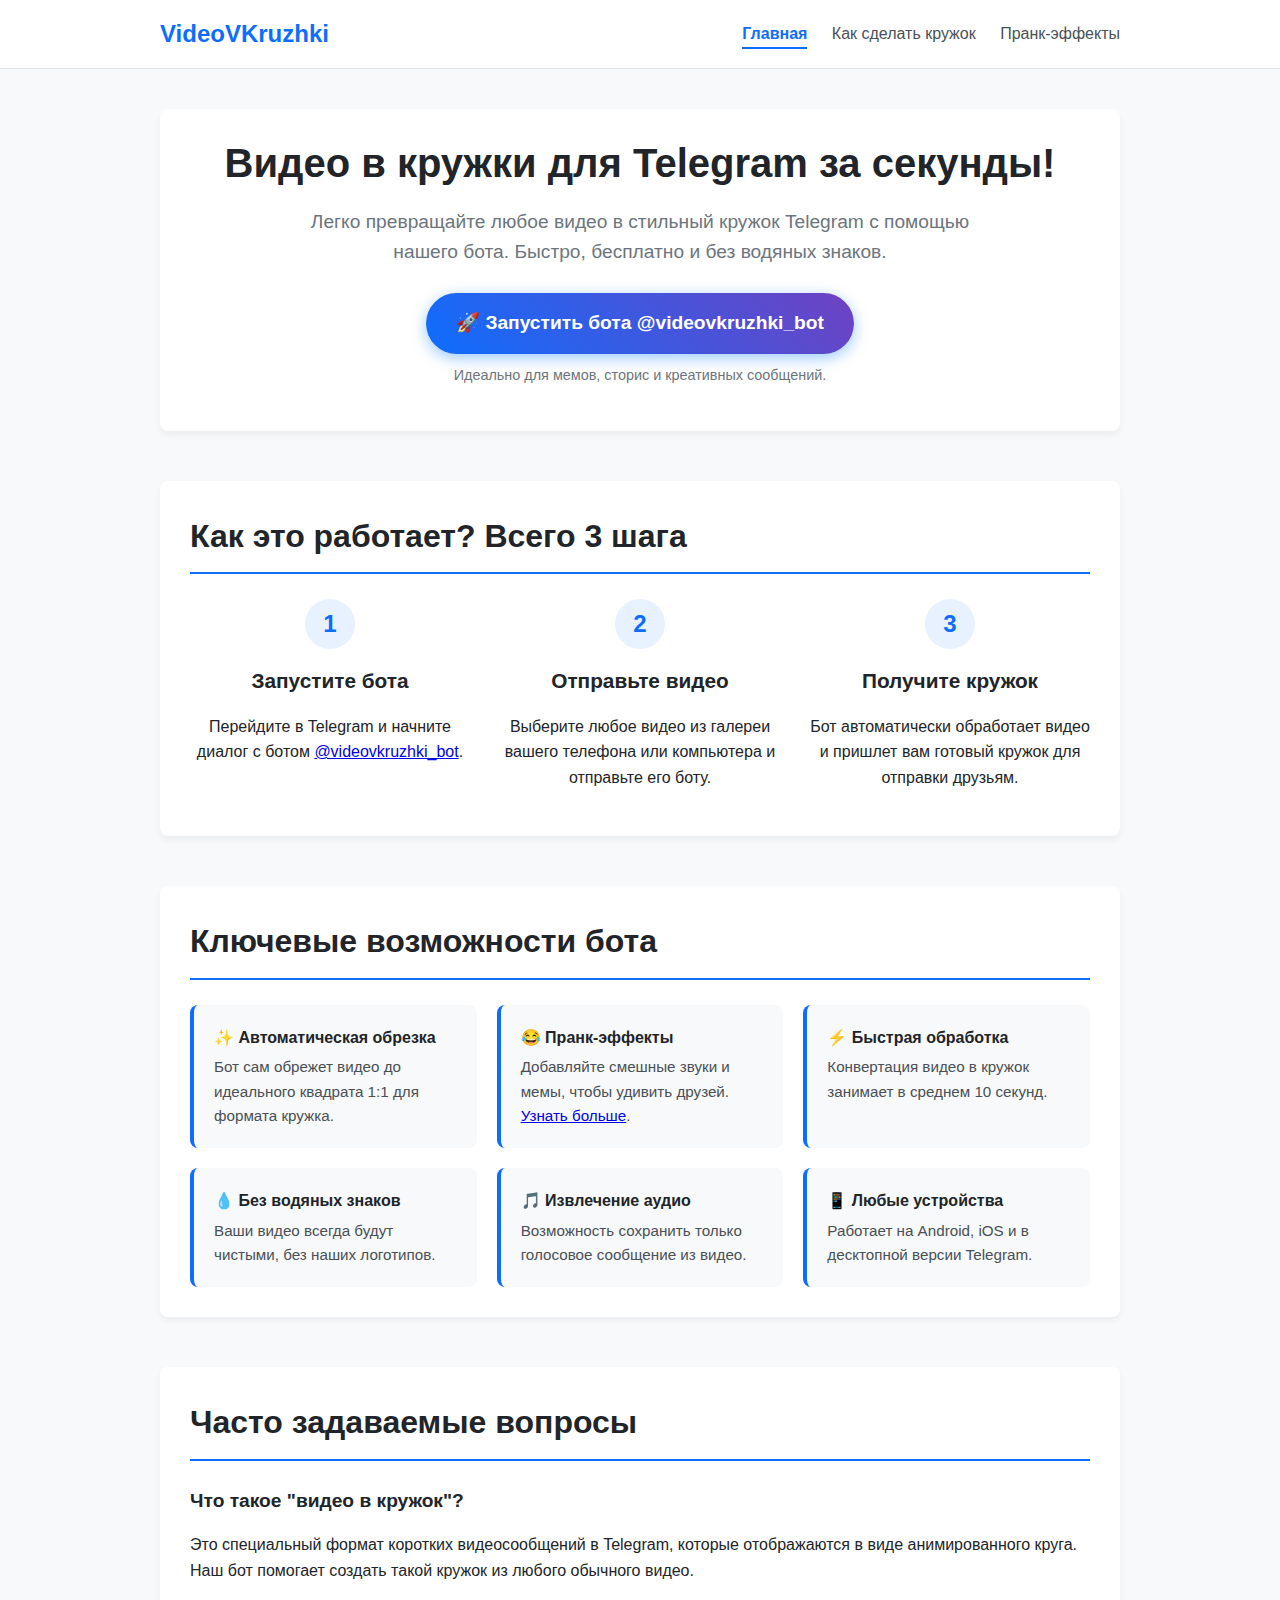
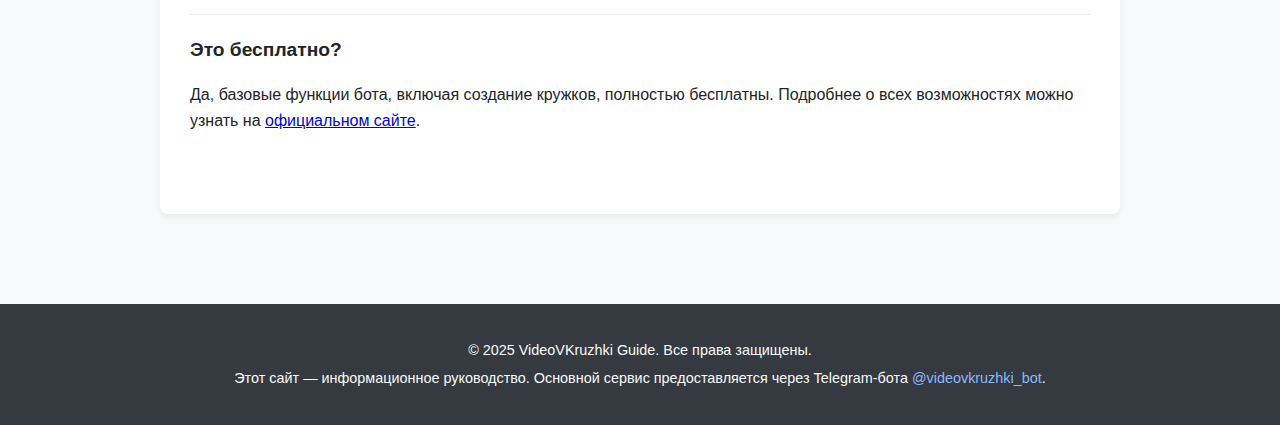
<file: index.html>
<!DOCTYPE html>
<html lang="ru">
<head>
    <meta charset="UTF-8">
    <meta name="viewport" content="width=device-width, initial-scale=1.0">
    <title>Бот для видео в кружок Telegram: @videovkruzhki_bot</title>
    <meta name="description" content="Самый простой способ сделать видео в кружке для Telegram. Наш бот @videovkruzhki_bot мгновенно превратит любое ваше видео в кружок без водяных знаков.">
    <link rel="stylesheet" href="style.css">
</head>
<body>

    <header class="header">
        <div class="container">
            <div class="logo">VideoVKruzhki</div>
            <nav class="nav">
                <a href="index.html" class="active">Главная</a>
                <a href="kak-sdelat.html">Как сделать кружок</a>
                <a href="prank-kruzhok.html">Пранк-эффекты</a>
            </nav>
        </div>
    </header>

    <main class="main">
        <div class="container">
            <section class="hero">
                <h1>Видео в кружки для Telegram за секунды!</h1>
                <p class="subtitle">Легко превращайте любое видео в стильный кружок Telegram с помощью нашего бота. Быстро, бесплатно и без водяных знаков.</p>
                <a href="https://t.me/videovkruzhki_bot" target="_blank" class="cta-button">🚀 Запустить бота @videovkruzhki_bot</a>
                <p class="small-text">Идеально для мемов, сторис и креативных сообщений.</p>
            </section>

            <section class="steps">
                <h2>Как это работает? Всего 3 шага</h2>
                <div class="steps-grid">
                    <div class="step">
                        <div class="step-number">1</div>
                        <h3>Запустите бота</h3>
                        <p>Перейдите в Telegram и начните диалог с ботом <a href="https://t.me/videovkruzhki_bot" target="_blank">@videovkruzhki_bot</a>.</p>
                    </div>
                    <div class="step">
                        <div class="step-number">2</div>
                        <h3>Отправьте видео</h3>
                        <p>Выберите любое видео из галереи вашего телефона или компьютера и отправьте его боту.</p>
                    </div>
                    <div class="step">
                        <div class="step-number">3</div>
                        <h3>Получите кружок</h3>
                        <p>Бот автоматически обработает видео и пришлет вам готовый кружок для отправки друзьям.</p>
                    </div>
                </div>
            </section>

            <section class="features">
                <h2>Ключевые возможности бота</h2>
                <div class="features-grid">
                    <div class="feature">✨ <strong>Автоматическая обрезка</strong><p>Бот сам обрежет видео до идеального квадрата 1:1 для формата кружка.</p></div>
                    <div class="feature">😂 <strong>Пранк-эффекты</strong><p>Добавляйте смешные звуки и мемы, чтобы удивить друзей. <a href="prank-kruzhok.html">Узнать больше</a>.</p></div>
                    <div class="feature">⚡ <strong>Быстрая обработка</strong><p>Конвертация видео в кружок занимает в среднем 10 секунд.</p></div>
                    <div class="feature">💧 <strong>Без водяных знаков</strong><p>Ваши видео всегда будут чистыми, без наших логотипов.</p></div>
                    <div class="feature">🎵 <strong>Извлечение аудио</strong><p>Возможность сохранить только голосовое сообщение из видео.</p></div>
                    <div class="feature">📱 <strong>Любые устройства</strong><p>Работает на Android, iOS и в десктопной версии Telegram.</p></div>
                </div>
            </section>

            <section class="faq">
                <h2>Часто задаваемые вопросы</h2>
                <div class="faq-item">
                    <h3>Что такое "видео в кружок"?</h3>
                    <p>Это специальный формат коротких видеосообщений в Telegram, которые отображаются в виде анимированного круга. Наш бот помогает создать такой кружок из любого обычного видео.</p>
                </div>
                <div class="faq-item">
                    <h3>Это бесплатно?</h3>
                    <p>Да, базовые функции бота, включая создание кружков, полностью бесплатны. Подробнее о всех возможностях можно узнать на <a href="https://video-v-kruzhok.top" target="_blank">официальном сайте</a>.</p>
                </div>
            </section>
        </div>
    </main>

    <footer class="footer">
        <div class="container">
            <p>&copy; 2025 VideoVKruzhki Guide. Все права защищены.</p>
            <p>Этот сайт — информационное руководство. Основной сервис предоставляется через Telegram-бота <a href="https://t.me/videovkruzhki_bot" target="_blank">@videovkruzhki_bot</a>.</p>
        </div>
    </footer>

</body>
</html>
</file>
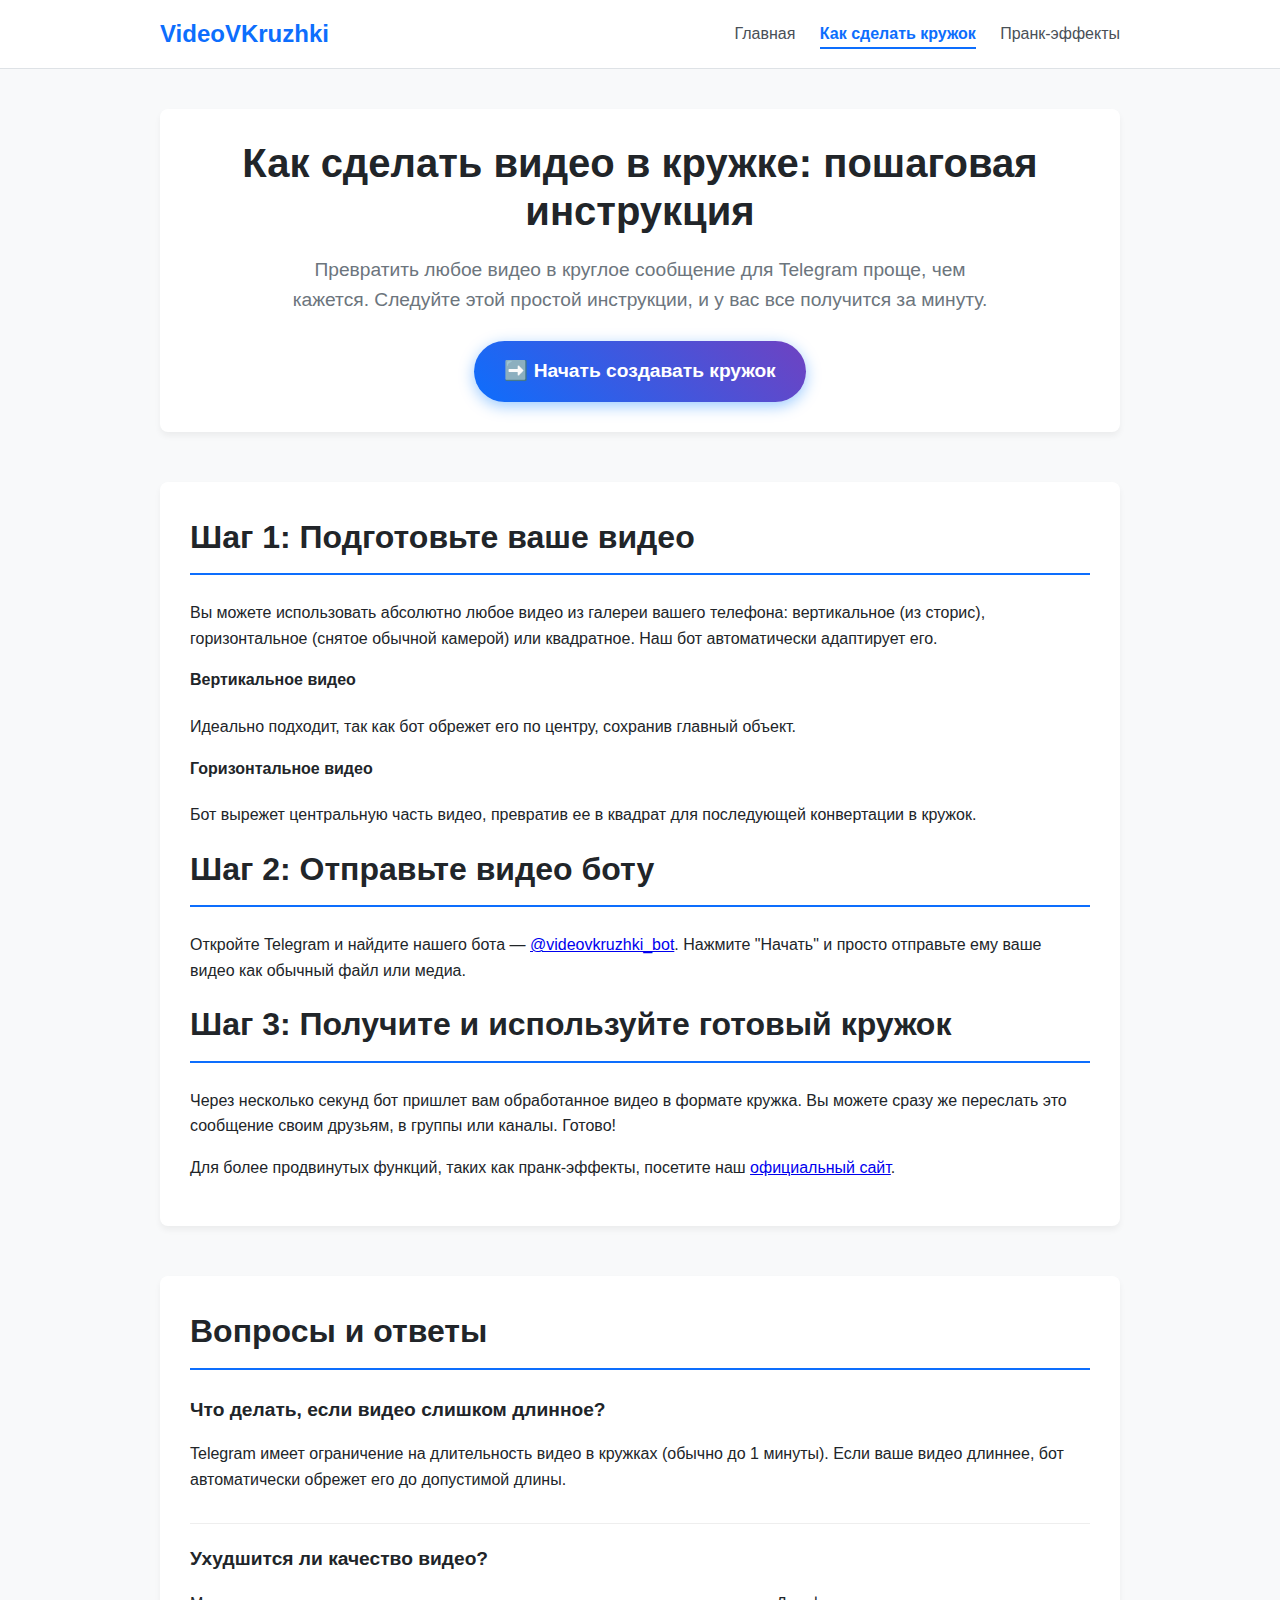
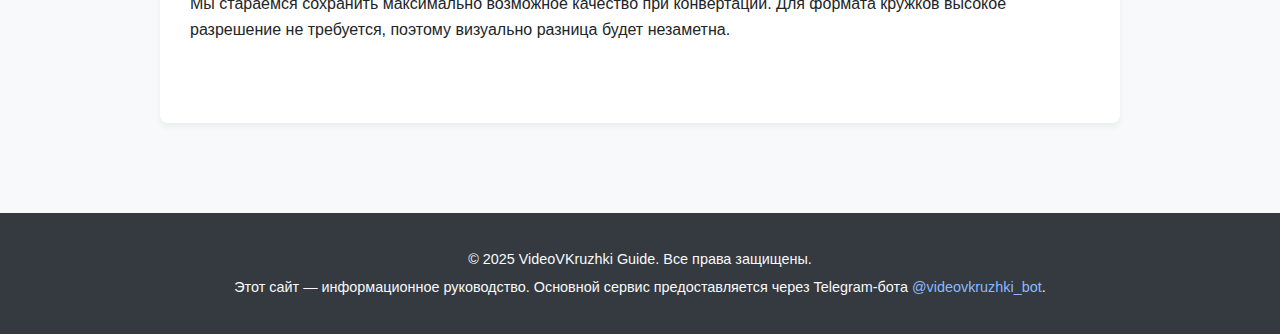
<file: kak-sdelat.html>
<!DOCTYPE html>
<html lang="ru">
<head>
    <meta charset="UTF-8">
    <meta name="viewport" content="width=device-width, initial-scale=1.0">
    <title>Как сделать видео в кружке для Telegram: пошаговая инструкция</title>
    <meta name="description" content="Подробная инструкция, как сделать кружок из видео в Telegram. Конвертируйте любое видео в круглое сообщение с помощью нашего простого бота.">
    <link rel="stylesheet" href="style.css">
</head>
<body>

    <header class="header">
        <div class="container">
            <div class="logo">VideoVKruzhki</div>
            <nav class="nav">
                <a href="index.html">Главная</a>
                <a href="kak-sdelat.html" class="active">Как сделать кружок</a>
                <a href="prank-kruzhok.html">Пранк-эффекты</a>
            </nav>
        </div>
    </header>

    <main class="main">
        <div class="container">
            <section class="hero">
                <h1>Как сделать видео в кружке: пошаговая инструкция</h1>
                <p class="subtitle">Превратить любое видео в круглое сообщение для Telegram проще, чем кажется. Следуйте этой простой инструкции, и у вас все получится за минуту.</p>
                <a href="https://t.me/videovkruzhki_bot" target="_blank" class="cta-button">➡️ Начать создавать кружок</a>
            </section>

            <section class="how-to">
                <h2>Шаг 1: Подготовьте ваше видео</h2>
                <p>Вы можете использовать абсолютно любое видео из галереи вашего телефона: вертикальное (из сторис), горизонтальное (снятое обычной камерой) или квадратное. Наш бот автоматически адаптирует его.</p>
                <div class="video-types">
                    <div class="video-type">
                        <h4>Вертикальное видео</h4>
                        <p>Идеально подходит, так как бот обрежет его по центру, сохранив главный объект.</p>
                    </div>
                    <div class="video-type">
                        <h4>Горизонтальное видео</h4>
                        <p>Бот вырежет центральную часть видео, превратив ее в квадрат для последующей конвертации в кружок.</p>
                    </div>
                </div>

                <h2>Шаг 2: Отправьте видео боту</h2>
                <p>Откройте Telegram и найдите нашего бота — <a href="https://t.me/videovkruzhki_bot" target="_blank">@videovkruzhki_bot</a>. Нажмите "Начать" и просто отправьте ему ваше видео как обычный файл или медиа.</p>
                
                <h2>Шаг 3: Получите и используйте готовый кружок</h2>
                <p>Через несколько секунд бот пришлет вам обработанное видео в формате кружка. Вы можете сразу же переслать это сообщение своим друзьям, в группы или каналы. Готово!</p>
                <p>Для более продвинутых функций, таких как пранк-эффекты, посетите наш <a href="https://video-v-kruzhok.top" target="_blank">официальный сайт</a>.</p>
            </section>

            <section class="faq">
                <h2>Вопросы и ответы</h2>
                <div class="faq-item">
                    <h3>Что делать, если видео слишком длинное?</h3>
                    <p>Telegram имеет ограничение на длительность видео в кружках (обычно до 1 минуты). Если ваше видео длиннее, бот автоматически обрежет его до допустимой длины.</p>
                </div>
                <div class="faq-item">
                    <h3>Ухудшится ли качество видео?</h3>
                    <p>Мы стараемся сохранить максимально возможное качество при конвертации. Для формата кружков высокое разрешение не требуется, поэтому визуально разница будет незаметна.</p>
                </div>
            </section>
        </div>
    </main>

    <footer class="footer">
        <div class="container">
            <p>&copy; 2025 VideoVKruzhki Guide. Все права защищены.</p>
            <p>Этот сайт — информационное руководство. Основной сервис предоставляется через Telegram-бота <a href="https://t.me/videovkruzhki_bot" target="_blank">@videovkruzhki_bot</a>.</p>
        </div>
    </footer>

</body>
</html>
</file>
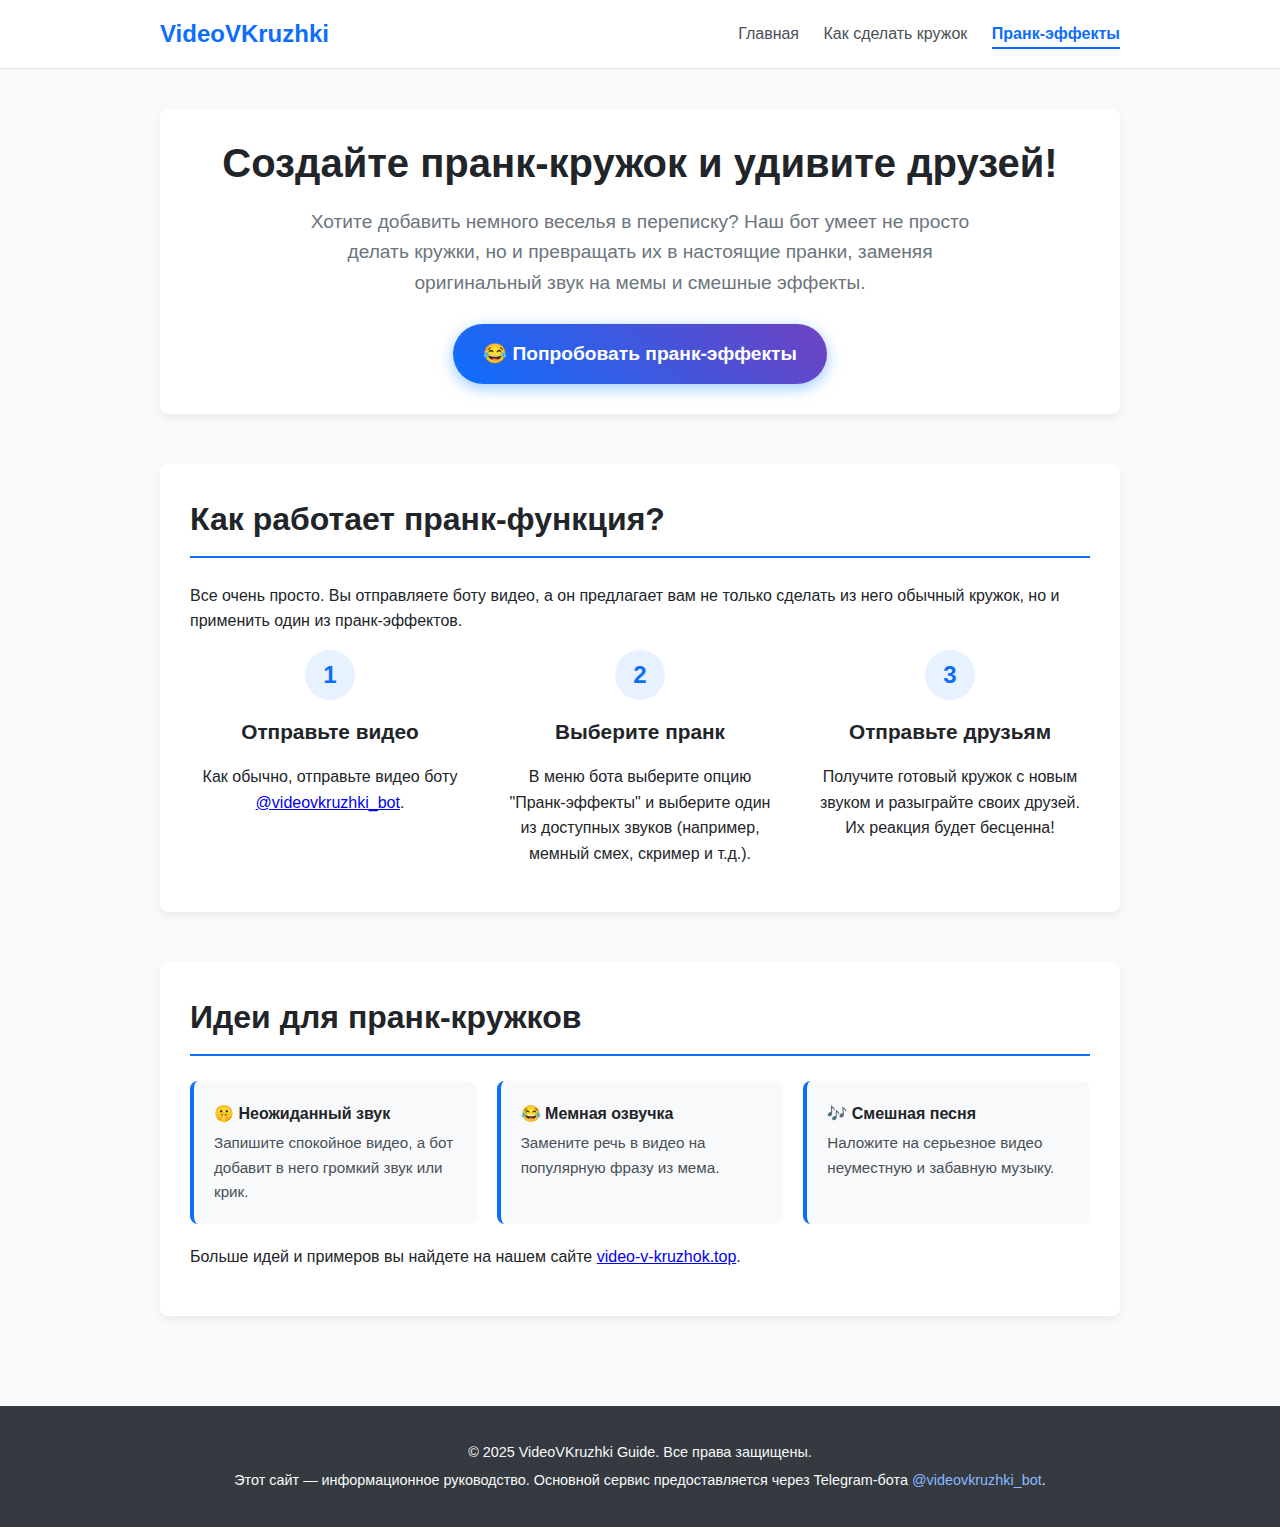
<file: prank-kruzhok.html>
<!DOCTYPE html>
<html lang="ru">
<head>
    <meta charset="UTF-8">
    <meta name="viewport" content="width=device-width, initial-scale=1.0">
    <title>Как сделать пранк-кружок в Telegram с помощью бота</title>
    <meta name="description" content="Удивите своих друзей! Узнайте, как сделать пранк-кружок в Telegram: замените звук в видео на мем или смешной эффект с помощью бота @videovkruzhki_bot.">
    <link rel="stylesheet" href="style.css">
</head>
<body>

    <header class="header">
        <div class="container">
            <div class="logo">VideoVKruzhki</div>
            <nav class="nav">
                <a href="index.html">Главная</a>
                <a href="kak-sdelat.html">Как сделать кружок</a>
                <a href="prank-kruzhok.html" class="active">Пранк-эффекты</a>
            </nav>
        </div>
    </header>

    <main class="main">
        <div class="container">
            <section class="hero">
                <h1>Создайте пранк-кружок и удивите друзей!</h1>
                <p class="subtitle">Хотите добавить немного веселья в переписку? Наш бот умеет не просто делать кружки, но и превращать их в настоящие пранки, заменяя оригинальный звук на мемы и смешные эффекты.</p>
                <a href="https://t.me/videovkruzhki_bot" target="_blank" class="cta-button">😂 Попробовать пранк-эффекты</a>
            </section>

            <section class="how-it-works">
                <h2>Как работает пранк-функция?</h2>
                <p>Все очень просто. Вы отправляете боту видео, а он предлагает вам не только сделать из него обычный кружок, но и применить один из пранк-эффектов.</p>
                <div class="steps-grid">
                    <div class="step">
                        <div class="step-number">1</div>
                        <h3>Отправьте видео</h3>
                        <p>Как обычно, отправьте видео боту <a href="https://t.me/videovkruzhki_bot" target="_blank">@videovkruzhki_bot</a>.</p>
                    </div>
                    <div class="step">
                        <div class="step-number">2</div>
                        <h3>Выберите пранк</h3>
                        <p>В меню бота выберите опцию "Пранк-эффекты" и выберите один из доступных звуков (например, мемный смех, скример и т.д.).</p>
                    </div>
                    <div class="step">
                        <div class="step-number">3</div>
                        <h3>Отправьте друзьям</h3>
                        <p>Получите готовый кружок с новым звуком и разыграйте своих друзей. Их реакция будет бесценна!</p>
                    </div>
                </div>
            </section>

            <section class="features">
                <h2>Идеи для пранк-кружков</h2>
                <div class="features-grid">
                    <div class="feature">🤫 <strong>Неожиданный звук</strong><p>Запишите спокойное видео, а бот добавит в него громкий звук или крик.</p></div>
                    <div class="feature">😂 <strong>Мемная озвучка</strong><p>Замените речь в видео на популярную фразу из мема.</p></div>
                    <div class="feature">🎶 <strong>Смешная песня</strong><p>Наложите на серьезное видео неуместную и забавную музыку.</p></div>
                </div>
                 <p style="margin-top: 20px;">Больше идей и примеров вы найдете на нашем сайте <a href="https://video-v-kruzhok.top" target="_blank">video-v-kruzhok.top</a>.</p>
            </section>
            
        </div>
    </main>

    <footer class="footer">
        <div class="container">
            <p>&copy; 2025 VideoVKruzhki Guide. Все права защищены.</p>
            <p>Этот сайт — информационное руководство. Основной сервис предоставляется через Telegram-бота <a href="https://t.me/videovkruzhki_bot" target="_blank">@videovkruzhki_bot</a>.</p>
        </div>
    </footer>

</body>
</html>
</file>
<file: style.css>
/* Общие стили для всех страниц */
body {
    font-family: -apple-system, BlinkMacSystemFont, "Segoe UI", Roboto, Helvetica, Arial, sans-serif;
    line-height: 1.6;
    margin: 0;
    background-color: #f8f9fa;
    color: #212529;
}

.container {
    max-width: 960px;
    margin: 0 auto;
    padding: 0 20px;
}

/* Шапка */
.header {
    background-color: #fff;
    border-bottom: 1px solid #dee2e6;
    padding: 15px 0;
    position: sticky;
    top: 0;
    z-index: 100;
}

.header .container {
    display: flex;
    justify-content: space-between;
    align-items: center;
}

.logo {
    font-size: 1.5em;
    font-weight: bold;
    color: #0d6efd;
}

.nav a {
    color: #495057;
    text-decoration: none;
    margin-left: 20px;
    font-size: 1em;
    padding-bottom: 5px;
    transition: color 0.3s, border-bottom-color 0.3s;
}

.nav a:hover {
    color: #0d6efd;
}

.nav a.active {
    color: #0d6efd;
    font-weight: bold;
    border-bottom: 2px solid #0d6efd;
}

/* Основной контент */
.main {
    padding: 40px 0;
}

section {
    margin-bottom: 50px;
    background-color: #fff;
    padding: 30px;
    border-radius: 8px;
    box-shadow: 0 4px 6px rgba(0,0,0,0.05);
}

h1, h2, h3, h4 {
    color: #212529;
    margin-top: 0;
}

h1 {
    font-size: 2.5em;
    line-height: 1.2;
    margin-bottom: 15px;
    text-align: center;
}

h2 {
    font-size: 2em;
    border-bottom: 2px solid #0d6efd;
    padding-bottom: 10px;
    margin-bottom: 25px;
}

.hero {
    text-align: center;
}

.subtitle {
    font-size: 1.2em;
    color: #6c757d;
    margin-bottom: 25px;
    max-width: 700px;
    margin-left: auto;
    margin-right: auto;
}

.cta-button {
    display: inline-block;
    background: linear-gradient(45deg, #0d6efd, #6f42c1);
    color: #fff;
    padding: 15px 30px;
    font-size: 1.2em;
    font-weight: bold;
    text-decoration: none;
    border-radius: 50px;
    transition: all 0.3s ease;
    box-shadow: 0 4px 15px rgba(0, 123, 255, 0.4);
}

.cta-button:hover {
    transform: translateY(-3px);
    box-shadow: 0 6px 20px rgba(0, 123, 255, 0.5);
}

.small-text {
    font-size: 0.9em;
    color: #6c757d;
    margin-top: 10px;
}

/* Шаги */
.steps-grid {
    display: grid;
    grid-template-columns: repeat(auto-fit, minmax(250px, 1fr));
    gap: 30px;
}

.step {
    text-align: center;
}

.step-number {
    width: 50px;
    height: 50px;
    background-color: #e7f1ff;
    color: #0d6efd;
    border-radius: 50%;
    display: flex;
    align-items: center;
    justify-content: center;
    font-size: 1.5em;
    font-weight: bold;
    margin: 0 auto 15px;
}

.step h3 {
    font-size: 1.3em;
    margin-bottom: 10px;
}

/* Преимущества */
.features-grid {
    display: grid;
    grid-template-columns: repeat(auto-fit, minmax(280px, 1fr));
    gap: 20px;
}

.feature {
    background-color: #f8f9fa;
    padding: 20px;
    border-radius: 8px;
    border-left: 4px solid #0d6efd;
}

.feature p {
    margin: 5px 0 0;
    font-size: 0.95em;
    color: #495057;
}

/* FAQ */
.faq-item {
    margin-bottom: 20px;
    border-bottom: 1px solid #eee;
    padding-bottom: 15px;
}
.faq-item:last-child {
    border-bottom: none;
}

.faq-item h3 {
    font-size: 1.2em;
    margin-bottom: 5px;
}

/* Футер */
.footer {
    background-color: #343a40;
    color: #f8f9fa;
    padding: 30px 0;
    text-align: center;
}

.footer p {
    margin: 5px 0;
    font-size: 0.9em;
}

.footer a {
    color: #8cb8ff;
    text-decoration: none;
}

.footer a:hover {
    text-decoration: underline;
}

/* Адаптивность */
@media (max-width: 768px) {
    h1 {
        font-size: 2em;
    }
    h2 {
        font-size: 1.7em;
    }
    .header .container {
        flex-direction: column;
        gap: 15px;
    }
    .nav {
        width: 100%;
        overflow-x: auto;
        white-space: nowrap;
        padding-bottom: 5px;
    }
    .nav a {
        margin: 0 10px;
    }
}
</file>
